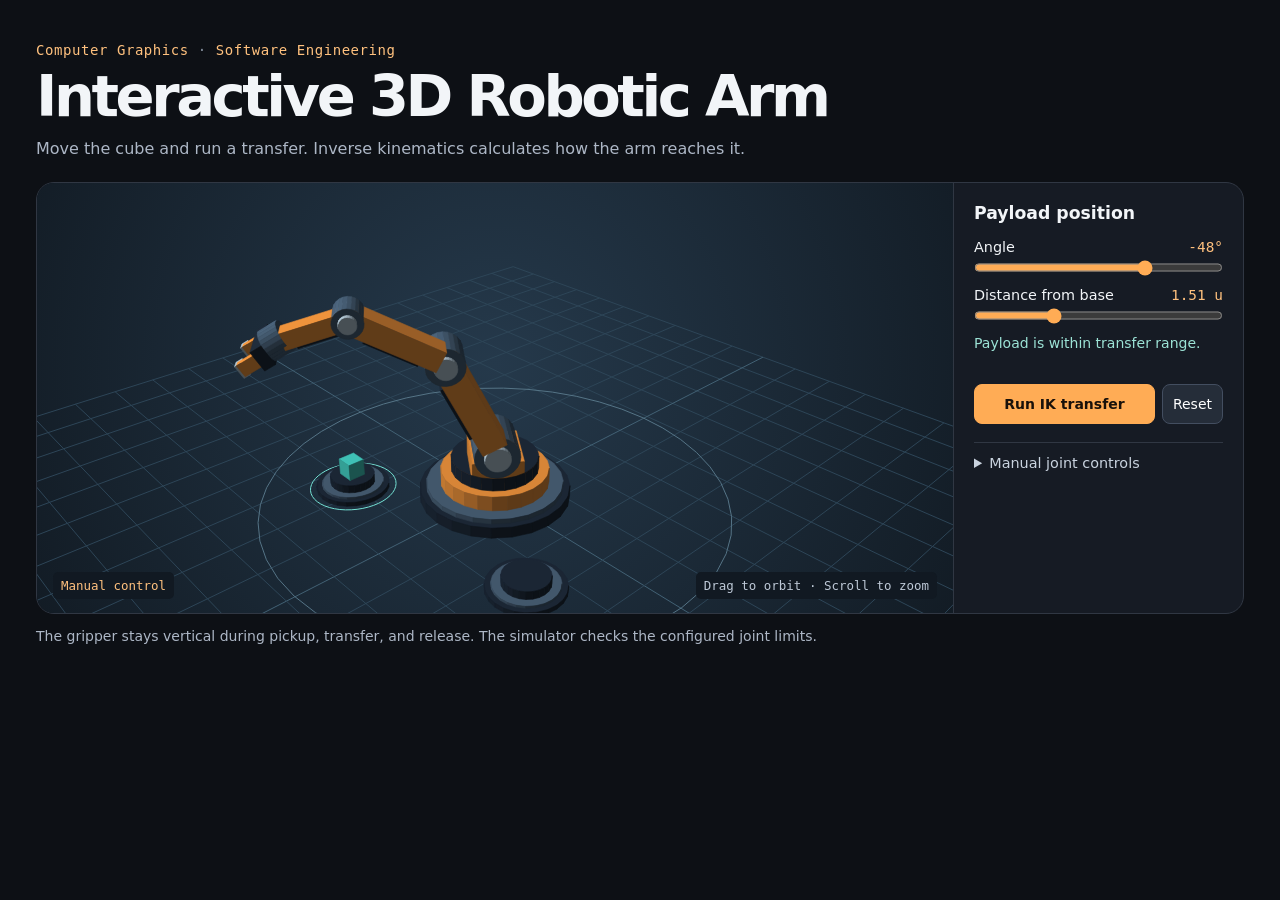
<file: index.html>
<!doctype html>
<html lang="en">
<head>
<meta charset="utf-8">
<meta name="viewport" content="width=device-width,initial-scale=1">
<meta name="description" content="Explore a virtual robotic arm, move the payload, and see inverse kinematics calculate a pick-and-place motion.">
<title>Interactive 3D Robotic Arm</title>
<link rel="stylesheet" href="style.css">
<script src="arm.js" defer></script>
</head>
<body>
<main>
  <header>
    <p class="category">Computer Graphics <span>·</span> Software Engineering</p>
    <h1>Interactive 3D Robotic Arm</h1>
    <p class="intro">Move the cube and run a transfer. Inverse kinematics calculates how the arm reaches it.</p>
  </header>
  <section class="workspace" aria-label="Robotic arm simulator">
    <div class="viewport">
      <canvas id="scene" tabindex="0" aria-label="3D robotic arm. Use the arrow keys to orbit, or drag the scene."></canvas>
      <div class="caption"><span id="phase" role="status">Manual control</span><span>Drag to orbit · Scroll to zoom</span></div>
    </div>
    <aside>
      <h2>Payload position</h2>
      <div class="control">
        <label for="target-angle">Angle</label><output id="angle-value" for="target-angle"></output>
        <input id="target-angle" type="range" min="-95" max="-28" value="-48">
      </div>
      <div class="control">
        <label for="target-radius">Distance from base</label><output id="radius-value" for="target-radius"></output>
        <input id="target-radius" type="range" min="1.20" max="2.20" step="0.01" value="1.51">
      </div>
      <p id="reach-status" role="status"></p>
      <div class="actions">
        <button id="play" type="button">Run IK transfer</button>
        <button id="reset" type="button">Reset</button>
      </div>
      <details id="manual-controls">
        <summary>Manual joint controls</summary>
        <div id="controls"></div>
      </details>
    </aside>
  </section>
  <footer>The gripper stays vertical during pickup, transfer, and release. The simulator checks the configured joint limits.</footer>
</main>
</body>
</html>
</file>
<file: style.css>
:root{color-scheme:dark;font-family:system-ui,sans-serif;background:#0d1015;color:#f2f5f8;accent-color:#ffac55}
*{box-sizing:border-box}
body{margin:0}
main{width:min(1320px,calc(100% - 72px));margin:42px auto 24px}
header{margin-bottom:24px}
.category,.caption,output{font-family:ui-monospace,monospace}
.category{color:#ffc17e;font-size:.875rem;letter-spacing:.04em;margin:0 0 8px}
.category span{color:#838d9d}
h1{font-size:clamp(2.05rem,4.5vw,4rem);letter-spacing:-.06em;line-height:1.06;margin:0}
.intro,footer{color:#adb7c6}
.intro{margin:12px 0 0}
.workspace{display:grid;grid-template-columns:minmax(0,1fr) 290px;border:1px solid #303743;border-radius:18px;overflow:hidden;background:#161b24}
.viewport{position:relative;min-height:430px;background:#111922}
canvas{width:100%;height:100%;display:block;position:absolute;touch-action:none;cursor:grab}
canvas:active{cursor:grabbing}
.caption{position:absolute;inset:auto 16px 14px;display:flex;justify-content:space-between;gap:14px;color:#bec9d7;font-size:.78rem;pointer-events:none}
.caption span{background:#111922;padding:6px 8px;border-radius:5px}
#phase{color:#ffc17e}
aside{padding:20px 20px 16px;border-left:1px solid #303743}
h2{font-size:1.08rem;margin:0 0 16px}
.control{display:grid;grid-template-columns:1fr auto;gap:2px 10px;margin-bottom:9px;font-size:.9rem}
output{color:#ffc17e}
input{width:100%;grid-column:1/-1;margin:0;min-height:21px}
.actions{display:flex;gap:7px;margin-top:14px}
button{font:inherit;font-size:.875rem;min-height:40px;border:1px solid #434e60;border-radius:8px;background:#252d39;color:#fff;padding:6px 10px;cursor:pointer}
#play{flex:1;background:#ffac55;color:#19110a;border-color:#ffac55;font-weight:700}
button:hover{filter:brightness(1.14)}
:focus-visible{outline:2px solid #90e8ff;outline-offset:-2px}
footer{font-size:.875rem;margin-top:14px}
@media(max-width:760px){main{width:calc(100% - 28px);margin-top:24px}.workspace{grid-template-columns:1fr}.viewport{min-height:320px}aside{border-left:0;border-top:1px solid #303743}.caption{font-size:.7rem;inset:auto 8px 8px}}

#reach-status{color:#9ce3d6;font-size:.875rem;min-height:2.5em;margin:8px 0}
#reach-status.unreachable{color:#ffad96}
#play:disabled{opacity:.55;cursor:default;filter:none}
details{border-top:1px solid #303743;margin-top:18px;padding-top:12px}
summary{cursor:pointer;font-size:.9rem;color:#c9d3df}
#controls{margin-top:12px}
</file>
